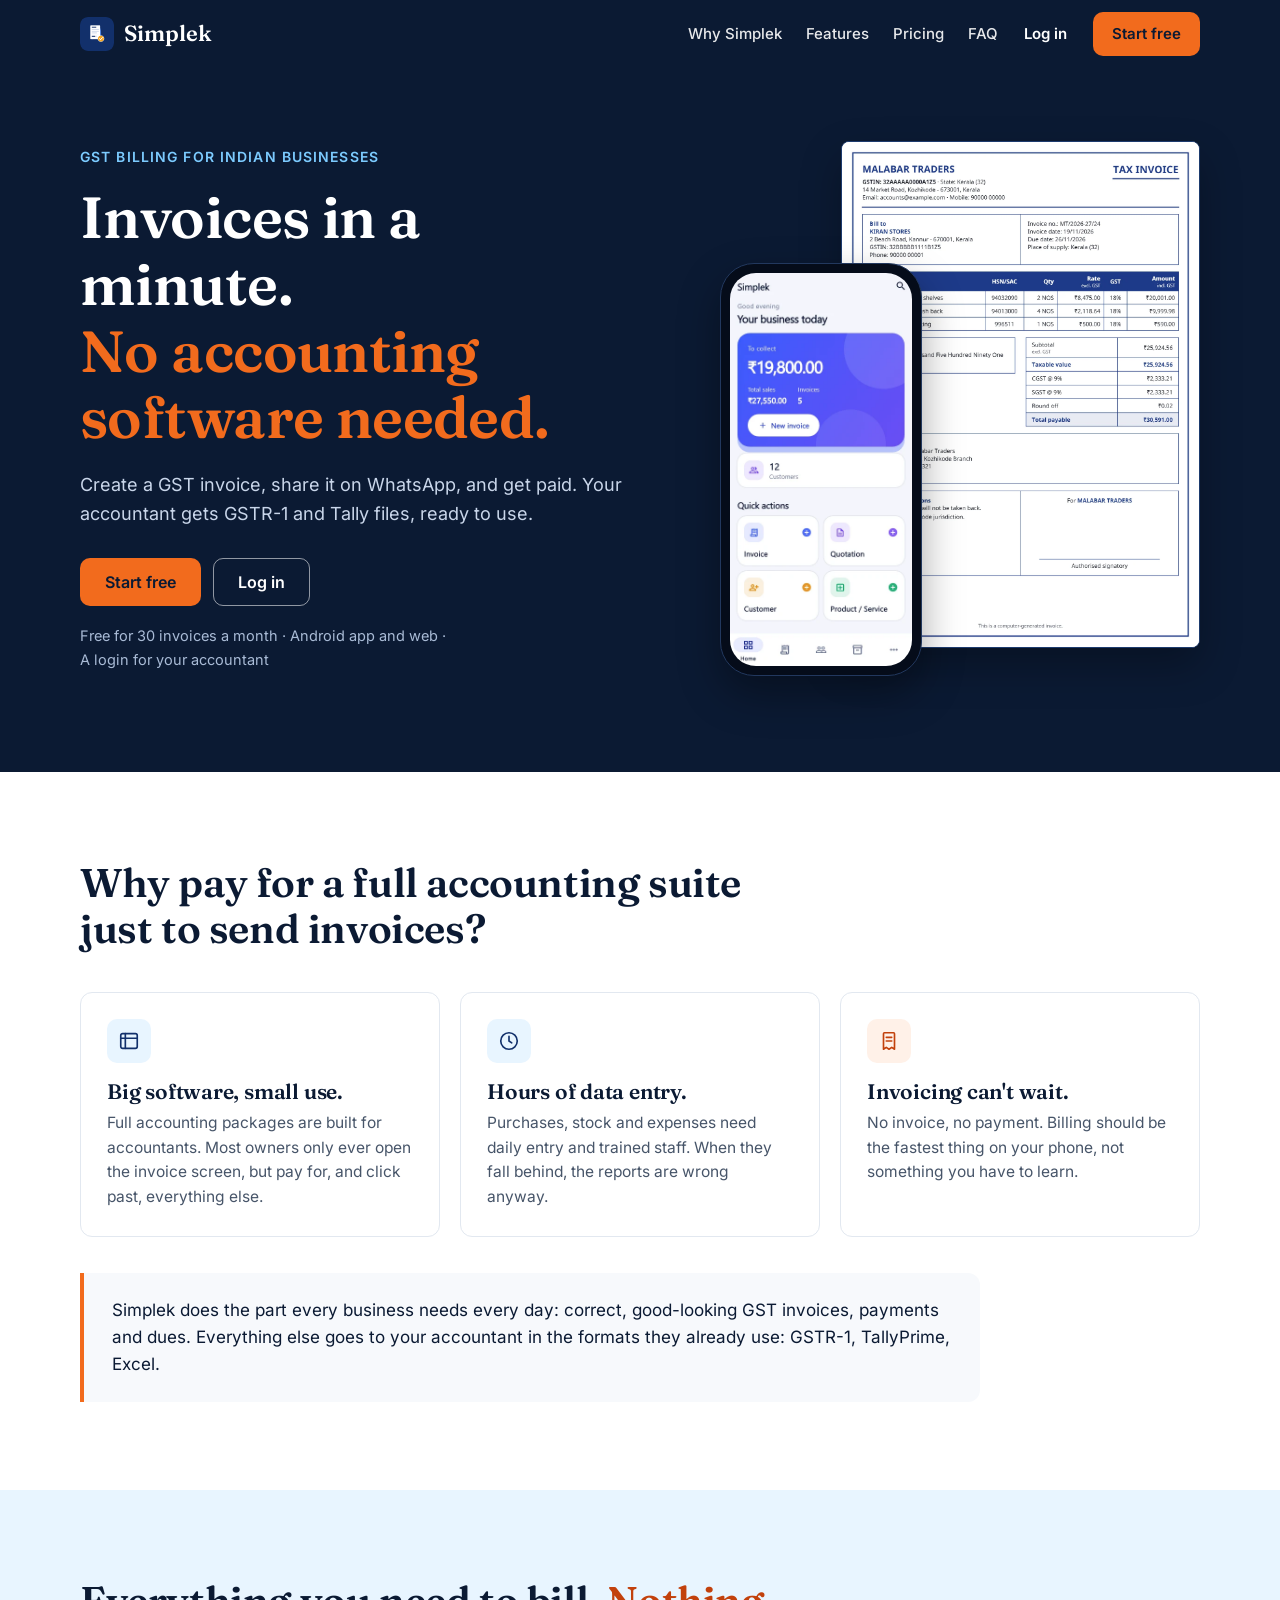
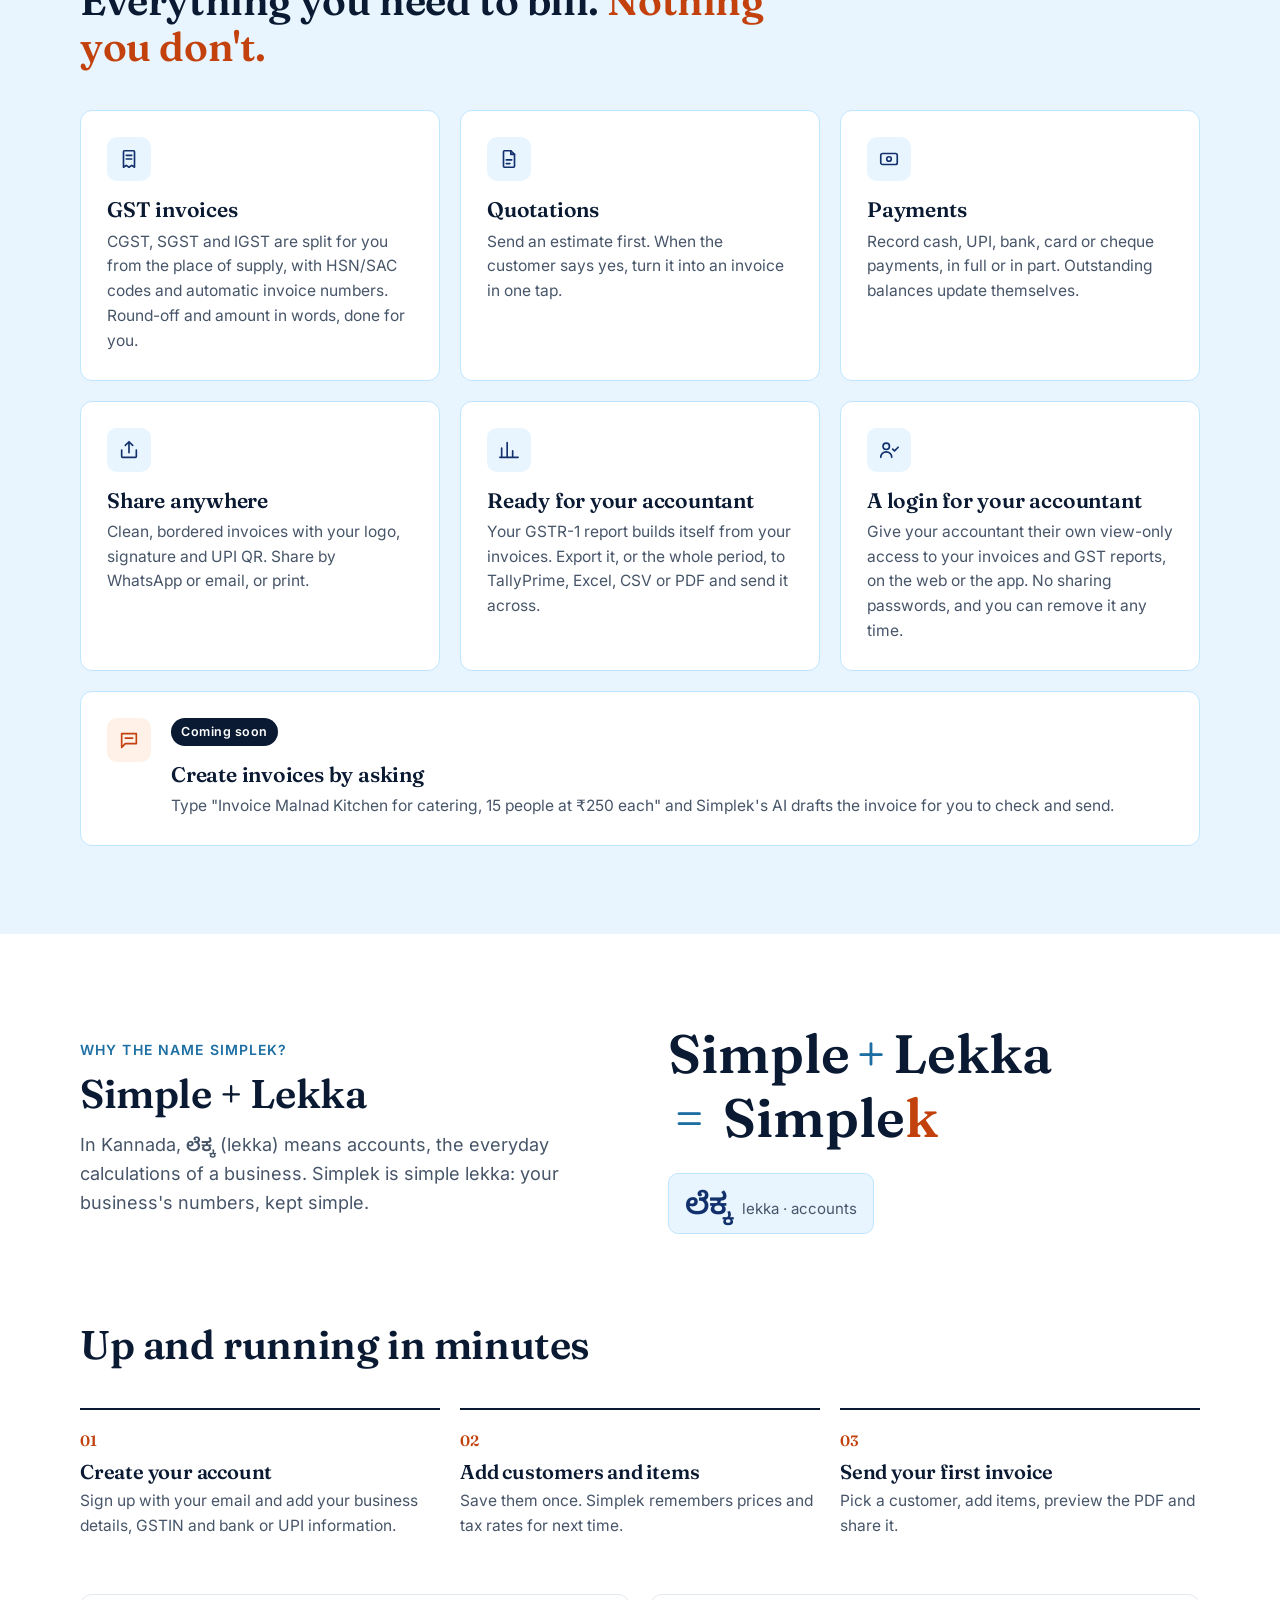
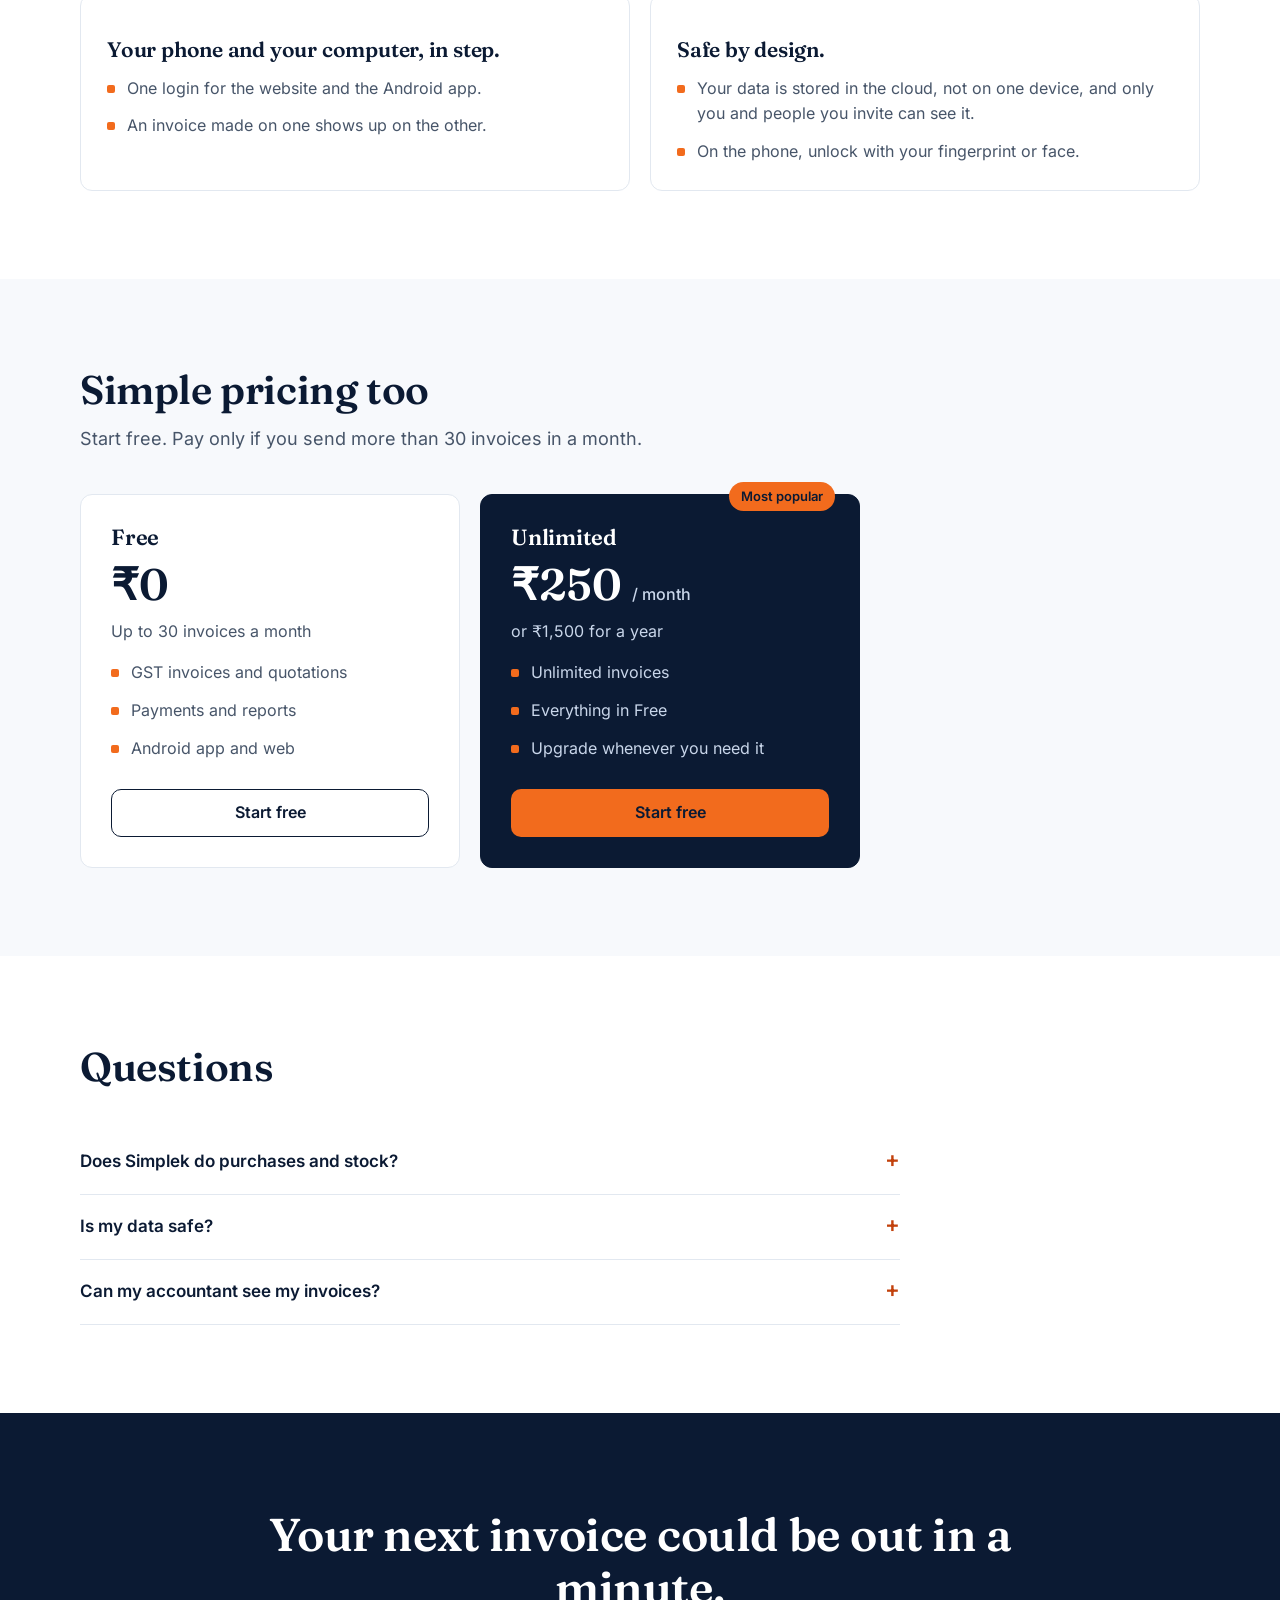
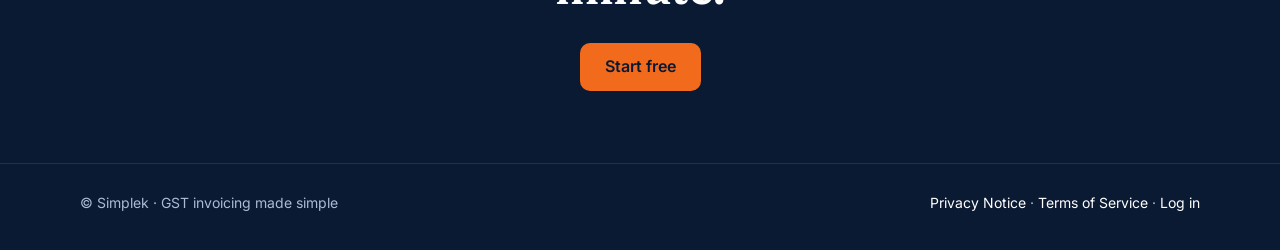
<file: website/index.html>
<!DOCTYPE html>
<html lang="en">
<head>
  <meta charset="UTF-8">
  <meta name="viewport" content="width=device-width, initial-scale=1">
  <title>Simplek: GST invoicing made simple</title>
  <meta name="description" content="Create GST invoices in a minute, share them on WhatsApp and get paid. Free for 30 invoices a month. Android app and web.">
  <meta name="theme-color" content="#0B1A33">
  <link rel="icon" type="image/png" href="icon.png">
  <link rel="preload" href="fonts/inter-latin-400-normal.woff2" as="font" type="font/woff2" crossorigin>
  <link rel="preload" href="fonts/fraunces-latin-600-normal.woff2" as="font" type="font/woff2" crossorigin>
  <style>
    @font-face { font-family: "Inter"; font-weight: 400; font-style: normal; font-display: swap; src: url("fonts/inter-latin-400-normal.woff2") format("woff2"); }
    @font-face { font-family: "Inter"; font-weight: 500; font-style: normal; font-display: swap; src: url("fonts/inter-latin-500-normal.woff2") format("woff2"); }
    @font-face { font-family: "Inter"; font-weight: 600; font-style: normal; font-display: swap; src: url("fonts/inter-latin-600-normal.woff2") format("woff2"); }
    @font-face { font-family: "Fraunces"; font-weight: 500; font-style: normal; font-display: swap; src: url("fonts/fraunces-latin-500-normal.woff2") format("woff2"); }
    @font-face { font-family: "Fraunces"; font-weight: 600; font-style: normal; font-display: swap; src: url("fonts/fraunces-latin-600-normal.woff2") format("woff2"); }
    @font-face { font-family: "Noto Sans Kannada"; font-weight: 600; font-style: normal; font-display: swap; unicode-range: U+0C80-0CFF, U+200C-200D, U+25CC; src: url("fonts/noto-sans-kannada-kannada-600-normal.woff2") format("woff2"); }

    :root {
      --navy: #0B1A33; --navy-2: #12306B;
      --orange: #F26B1D; --orange-text: #C2410C;
      --sky: #7CCBFF; --sky-tint: #E8F5FF; --sky-line: #BFE6FF; --sky-text: #1D6FA3;
      --white: #FFFFFF; --mist: #F7F9FC; --slate: #475569; --line: #E2E8F0;
      --serif: "Fraunces", Georgia, "Times New Roman", serif;
      --sans: "Inter", "Segoe UI", Roboto, system-ui, -apple-system, Arial, sans-serif;
    }
    * { box-sizing: border-box; margin: 0; }
    html { scroll-behavior: smooth; scroll-padding-top: 72px; }
    body { font-family: var(--sans); font-size: 16px; line-height: 1.6; color: var(--navy); background: var(--white); -webkit-font-smoothing: antialiased; }
    img { max-width: 100%; height: auto; display: block; }
    a { color: inherit; text-decoration: none; }
    .wrap { max-width: 1160px; margin: 0 auto; padding: 0 20px; }
    h1, h2, h3 { font-family: var(--serif); font-weight: 600; letter-spacing: -0.01em; line-height: 1.15; }
    h2 { font-size: clamp(28px, 3.4vw, 40px); }
    .lead { font-size: 18px; color: var(--slate); max-width: 640px; }
    .accent { color: var(--orange-text); }
    section { padding: 88px 0; }
    .section-head { max-width: 720px; margin-bottom: 40px; }
    .section-head p { margin-top: 12px; }

    /* Buttons */
    .btn { display: inline-flex; align-items: center; justify-content: center; min-height: 48px; padding: 0 24px; border-radius: 10px; font-weight: 600; font-size: 16px; border: 1.5px solid transparent; white-space: nowrap; transition: background-color .15s ease, border-color .15s ease, color .15s ease; }
    .btn-primary { background: var(--orange); color: var(--navy); }
    .btn-primary:hover { background: #E45F12; }
    .btn-outline { border-color: rgba(255, 255, 255, .55); color: var(--white); }
    .btn-outline:hover { border-color: var(--white); background: rgba(255, 255, 255, .06); }
    .btn-outline-dark { border-color: var(--navy); color: var(--navy); }
    .btn-outline-dark:hover { background: var(--mist); }
    .btn:focus-visible, a:focus-visible, summary:focus-visible { outline: 3px solid var(--sky); outline-offset: 3px; }

    /* Header */
    header { position: sticky; top: 0; z-index: 20; background: var(--navy); color: var(--white); border-bottom: 1px solid transparent; transition: background-color .2s ease, color .2s ease, border-color .2s ease; }
    header.scrolled { background: var(--white); color: var(--navy); border-bottom-color: var(--line); }
    nav { display: flex; align-items: center; gap: 22px; height: 68px; }
    .brand { display: flex; align-items: center; gap: 10px; font-family: var(--serif); font-weight: 600; font-size: 22px; margin-right: auto; }
    .brand img { width: 34px; height: 34px; border-radius: 8px; }
    .menu { display: flex; gap: 24px; font-size: 15px; font-weight: 500; opacity: .9; }
    .menu a:hover { color: var(--orange); }
    header.scrolled .menu a:hover { color: var(--orange-text); }
    .login { font-weight: 600; font-size: 15px; padding: 10px 4px; }
    nav .btn { min-height: 44px; padding: 0 18px; font-size: 15px; }

    /* Hero */
    .hero { background: var(--navy); color: var(--white); padding: 72px 0 96px; overflow: hidden; }
    .hero-grid { display: grid; grid-template-columns: 1.05fr .95fr; gap: 56px; align-items: center; }
    .eyebrow { color: var(--sky); font-weight: 600; font-size: 14px; letter-spacing: .08em; text-transform: uppercase; }
    .hero h1 { font-size: clamp(36px, 5.2vw, 58px); margin: 16px 0 20px; }
    .hero h1 .second { display: block; color: var(--orange); }
    .hero .lead { color: #C9D6EA; }
    .cta-row { display: flex; flex-wrap: wrap; gap: 12px; margin-top: 30px; }
    .assurance { margin-top: 18px; font-size: 14.5px; color: #A9BBD6; }
    .assurance span { white-space: nowrap; }
    .hero-grid > * { min-width: 0; }
    .showcase { position: relative; padding: 0 0 28px 24%; max-width: 480px; justify-self: end; width: 100%; }
    .invoice-card { background: var(--white); border-radius: 8px; border: 1px solid #1D3B6E; box-shadow: 0 18px 40px rgba(0, 0, 0, .28); overflow: hidden; }
    .phone { position: absolute; left: 0; bottom: 0; width: 42%; max-width: 230px; background: #050C1A; border-radius: 34px; padding: 9px; border: 1px solid #22385E; box-shadow: 0 18px 40px rgba(0, 0, 0, .35); }
    .phone img { border-radius: 26px; }

    /* Why pay */
    .why { background: var(--white); }
    .cards { display: grid; grid-template-columns: repeat(3, 1fr); gap: 20px; }
    .card { background: var(--white); border: 1px solid var(--line); border-radius: 12px; padding: 26px; }
    .card h3 { font-size: 21px; margin: 16px 0 8px; }
    .card p { color: var(--slate); font-size: 15.5px; }
    .icon { width: 44px; height: 44px; border-radius: 10px; background: var(--sky-tint); display: grid; place-items: center; color: var(--navy-2); }
    .icon svg { width: 22px; height: 22px; fill: none; stroke: currentColor; stroke-width: 1.8; stroke-linecap: round; stroke-linejoin: round; }
    .icon.warm { background: #FFF1E8; color: var(--orange-text); }
    .closing { margin-top: 36px; padding: 24px 28px; border-left: 4px solid var(--orange); background: var(--mist); border-radius: 0 12px 12px 0; font-size: 17px; max-width: 900px; }

    /* Features */
    .features { background: var(--sky-tint); }
    .features .card { border-color: var(--sky-line); }
    .soon { margin-top: 20px; display: flex; gap: 20px; align-items: flex-start; }
    .badge { display: inline-block; font-size: 12.5px; font-weight: 600; letter-spacing: .04em; padding: 4px 10px; border-radius: 999px; background: var(--navy); color: var(--white); }

    /* Name */
    .name { background: var(--white); }
    .name-grid { display: grid; grid-template-columns: 1fr 1fr; gap: 56px; align-items: center; }
    .equation { font-family: var(--serif); font-weight: 600; font-size: clamp(34px, 4.6vw, 54px); line-height: 1.2; }
    .equation .plus, .equation .eq { color: var(--sky-text); font-weight: 500; padding: 0 .12em; }
    .equation .k { color: var(--orange-text); }
    .kannada { font-family: "Noto Sans Kannada", "Nirmala UI", "Tunga", sans-serif; font-weight: 600; }
    .kannada-chip { display: inline-flex; align-items: baseline; gap: 10px; margin-top: 22px; padding: 10px 16px; border: 1px solid var(--sky-line); border-radius: 10px; background: var(--sky-tint); }
    .kannada-chip .kannada { font-size: 30px; color: var(--navy-2); line-height: 1.3; }
    .kannada-chip span:last-child { color: var(--slate); font-size: 15px; }

    /* How it works and phone & web */
    .how { background: var(--white); padding-top: 0; }
    .steps { display: grid; grid-template-columns: repeat(3, 1fr); gap: 20px; counter-reset: step; }
    .step { border-top: 2px solid var(--navy); padding-top: 18px; }
    .step::before { counter-increment: step; content: "0" counter(step); font-family: var(--serif); font-weight: 600; font-size: 15px; color: var(--orange-text); }
    .step h3 { font-size: 20px; margin: 6px 0 6px; }
    .step p { color: var(--slate); font-size: 15.5px; }
    .devices { margin-top: 56px; display: grid; grid-template-columns: 1fr 1fr; gap: 20px; }
    .ticks { list-style: none; padding: 0; display: grid; gap: 12px; margin-top: 14px; }
    .ticks li { display: flex; gap: 12px; color: var(--slate); }
    .ticks li::before { content: ""; flex: none; width: 8px; height: 8px; margin-top: 9px; border-radius: 2px; background: var(--orange); }

    /* Pricing */
    .pricing { background: var(--mist); }
    .plans { display: grid; grid-template-columns: repeat(2, minmax(0, 380px)); gap: 20px; }
    .plan { background: var(--white); border: 1px solid var(--line); border-radius: 12px; padding: 30px; display: flex; flex-direction: column; gap: 10px; position: relative; }
    .plan h3 { font-size: 22px; }
    .price { font-family: var(--serif); font-weight: 600; font-size: 44px; line-height: 1.1; }
    .price small { font-family: var(--sans); font-size: 16px; font-weight: 500; color: var(--slate); }
    .plan > p { color: var(--slate); }
    .plan .ticks { margin: 6px 0 18px; }
    .plan .btn { margin-top: auto; }
    .plan.featured { background: var(--navy); border-color: var(--navy); color: var(--white); }
    .plan.featured .price small, .plan.featured > p, .plan.featured .ticks li { color: #C9D6EA; }
    .popular { position: absolute; top: -13px; right: 24px; background: var(--orange); color: var(--navy); font-size: 13px; font-weight: 600; padding: 4px 12px; border-radius: 999px; }

    /* FAQ */
    .faq { background: var(--white); }
    .faq details { border-bottom: 1px solid var(--line); padding: 18px 0; max-width: 820px; }
    .faq summary { cursor: pointer; list-style: none; font-weight: 600; font-size: 17px; display: flex; justify-content: space-between; gap: 16px; min-height: 28px; }
    .faq summary::-webkit-details-marker { display: none; }
    .faq summary::after { content: "+"; color: var(--orange-text); font-size: 22px; line-height: 1; }
    .faq details[open] summary::after { content: "\2212"; }
    .faq details p { margin-top: 10px; color: var(--slate); }

    /* Final CTA and footer */
    .final { background: var(--navy); color: var(--white); text-align: center; padding: 96px 0 72px; }
    .final h2 { font-size: clamp(30px, 4vw, 46px); max-width: 760px; margin: 0 auto 28px; }
    footer { background: var(--navy); color: #A9BBD6; border-top: 1px solid #1D3157; font-size: 14px; }
    footer .wrap { display: flex; flex-wrap: wrap; justify-content: space-between; gap: 12px; padding-top: 28px; padding-bottom: 36px; }
    footer a { color: var(--white); }

    /* Motion */
    .reveal { opacity: 0; transform: translateY(14px); transition: opacity .5s ease, transform .5s ease; }
    .reveal.shown { opacity: 1; transform: none; }
    @media (prefers-reduced-motion: reduce) {
      html { scroll-behavior: auto; }
      .reveal { opacity: 1; transform: none; transition: none; }
      header, .btn { transition: none; }
    }

    /* Layout */
    @media (max-width: 960px) {
      .hero-grid, .name-grid { grid-template-columns: 1fr; gap: 40px; }
      .showcase { justify-self: center; max-width: 480px; }
      .cards, .steps, .devices { grid-template-columns: 1fr 1fr; }
      .menu { display: none; }
    }
    @media (max-width: 640px) {
      section { padding: 64px 0; }
      .hero { padding: 40px 0 64px; }
      .cards, .steps, .devices, .plans { grid-template-columns: 1fr; }
      .cta-row .btn { flex: 1 1 100%; }
      .soon { flex-direction: column; }
      .closing { padding: 20px; }
    }
    @media (max-width: 400px) {
      nav { gap: 12px; }
      .brand { font-size: 20px; }
      nav .btn { padding: 0 14px; }
    }
  </style>
</head>
<body>
  <header id="top-bar">
    <nav class="wrap" aria-label="Main">
      <a class="brand" href="#top"><img src="icon.png" alt="" width="34" height="34">Simplek</a>
      <div class="menu">
        <a href="#why">Why Simplek</a>
        <a href="#features">Features</a>
        <a href="#pricing">Pricing</a>
        <a href="#faq">FAQ</a>
      </div>
      <a class="login" href="app/">Log in</a>
      <a class="btn btn-primary" href="app/?signup=1">Start free</a>
    </nav>
  </header>

  <main id="top">
    <section class="hero">
      <div class="wrap hero-grid">
        <div>
          <p class="eyebrow">GST billing for Indian businesses</p>
          <h1>Invoices in a minute. <span class="second">No accounting software needed.</span></h1>
          <p class="lead">Create a GST invoice, share it on WhatsApp, and get paid. Your accountant gets GSTR-1 and Tally files, ready to use.</p>
          <div class="cta-row">
            <a class="btn btn-primary" href="app/?signup=1">Start free</a>
            <a class="btn btn-outline" href="app/">Log in</a>
          </div>
          <p class="assurance"><span>Free for 30 invoices a month</span> · <span>Android app and web</span> · <span>A login for your accountant</span></p>
        </div>
        <div class="showcase" aria-label="The Simplek app and an invoice made with it">
          <div class="invoice-card">
            <picture>
              <source srcset="invoice-sample.webp" type="image/webp">
              <img src="invoice-sample.png" width="1100" height="1556" alt="A sample tax invoice made in Simplek, with GST, round off and amount in words">
            </picture>
          </div>
          <div class="phone">
            <picture>
              <source srcset="app-home.webp" type="image/webp">
              <img src="app-home.png" width="390" height="844" alt="The Simplek app home screen showing money to collect and quick actions">
            </picture>
          </div>
        </div>
      </div>
    </section>

    <section class="why" id="why">
      <div class="wrap">
        <div class="section-head reveal">
          <h2>Why pay for a full accounting suite just to send invoices?</h2>
        </div>
        <div class="cards">
          <div class="card reveal">
            <div class="icon"><svg viewBox="0 0 24 24" aria-hidden="true"><rect x="3" y="4" width="18" height="16" rx="2"/><path d="M3 9h18M8 4v16"/></svg></div>
            <h3>Big software, small use.</h3>
            <p>Full accounting packages are built for accountants. Most owners only ever open the invoice screen, but pay for, and click past, everything else.</p>
          </div>
          <div class="card reveal">
            <div class="icon"><svg viewBox="0 0 24 24" aria-hidden="true"><circle cx="12" cy="12" r="9"/><path d="M12 7v5l3 2"/></svg></div>
            <h3>Hours of data entry.</h3>
            <p>Purchases, stock and expenses need daily entry and trained staff. When they fall behind, the reports are wrong anyway.</p>
          </div>
          <div class="card reveal">
            <div class="icon warm"><svg viewBox="0 0 24 24" aria-hidden="true"><path d="M7 3h10a1 1 0 0 1 1 1v17l-3-2-3 2-3-2-3 2V4a1 1 0 0 1 1-1z"/><path d="M9 8h6M9 12h6"/></svg></div>
            <h3>Invoicing can't wait.</h3>
            <p>No invoice, no payment. Billing should be the fastest thing on your phone, not something you have to learn.</p>
          </div>
        </div>
        <p class="closing reveal">Simplek does the part every business needs every day: correct, good-looking GST invoices, payments and dues. Everything else goes to your accountant in the formats they already use: GSTR-1, TallyPrime, Excel.</p>
      </div>
    </section>

    <section class="features" id="features">
      <div class="wrap">
        <div class="section-head reveal">
          <h2>Everything you need to bill. <span class="accent">Nothing you don't.</span></h2>
        </div>
        <div class="cards">
          <div class="card reveal">
            <div class="icon"><svg viewBox="0 0 24 24" aria-hidden="true"><path d="M7 3h10a1 1 0 0 1 1 1v17l-3-2-3 2-3-2-3 2V4a1 1 0 0 1 1-1z"/><path d="M9 8h6M9 12h6"/></svg></div>
            <h3>GST invoices</h3>
            <p>CGST, SGST and IGST are split for you from the place of supply, with HSN/SAC codes and automatic invoice numbers. Round-off and amount in words, done for you.</p>
          </div>
          <div class="card reveal">
            <div class="icon"><svg viewBox="0 0 24 24" aria-hidden="true"><path d="M14 3H7a1 1 0 0 0-1 1v16a1 1 0 0 0 1 1h10a1 1 0 0 0 1-1V7z"/><path d="M14 3v4h4M9 13h6M9 17h4"/></svg></div>
            <h3>Quotations</h3>
            <p>Send an estimate first. When the customer says yes, turn it into an invoice in one tap.</p>
          </div>
          <div class="card reveal">
            <div class="icon"><svg viewBox="0 0 24 24" aria-hidden="true"><rect x="3" y="6" width="18" height="12" rx="2"/><circle cx="12" cy="12" r="2.5"/></svg></div>
            <h3>Payments</h3>
            <p>Record cash, UPI, bank, card or cheque payments, in full or in part. Outstanding balances update themselves.</p>
          </div>
          <div class="card reveal">
            <div class="icon"><svg viewBox="0 0 24 24" aria-hidden="true"><path d="M4 12v7a1 1 0 0 0 1 1h14a1 1 0 0 0 1-1v-7"/><path d="M12 3v12M8 7l4-4 4 4"/></svg></div>
            <h3>Share anywhere</h3>
            <p>Clean, bordered invoices with your logo, signature and UPI QR. Share by WhatsApp or email, or print.</p>
          </div>
          <div class="card reveal">
            <div class="icon"><svg viewBox="0 0 24 24" aria-hidden="true"><path d="M4 20V10M10 20V4M16 20v-7M22 20H2"/></svg></div>
            <h3>Ready for your accountant</h3>
            <p>Your GSTR-1 report builds itself from your invoices. Export it, or the whole period, to TallyPrime, Excel, CSV or PDF and send it across.</p>
          </div>
          <div class="card reveal">
            <div class="icon"><svg viewBox="0 0 24 24" aria-hidden="true"><circle cx="9" cy="8" r="3.5"/><path d="M3 20c0-3.3 2.7-6 6-6s6 2.7 6 6"/><path d="M16 11l2 2 4-4"/></svg></div>
            <h3>A login for your accountant</h3>
            <p>Give your accountant their own view-only access to your invoices and GST reports, on the web or the app. No sharing passwords, and you can remove it any time.</p>
          </div>
        </div>
        <div class="card soon reveal">
          <div class="icon warm"><svg viewBox="0 0 24 24" aria-hidden="true"><path d="M4 5h16v11H8l-4 4z"/><path d="M8 10h8"/></svg></div>
          <div>
            <span class="badge">Coming soon</span>
            <h3>Create invoices by asking</h3>
            <p>Type "Invoice Malnad Kitchen for catering, 15 people at ₹250 each" and Simplek's AI drafts the invoice for you to check and send.</p>
          </div>
        </div>
      </div>
    </section>

    <section class="name" id="name">
      <div class="wrap name-grid">
        <div class="reveal">
          <p class="eyebrow" style="color: var(--sky-text)">Why the name Simplek?</p>
          <h2 style="margin-top: 10px">Simple + Lekka</h2>
          <p class="lead" style="margin-top: 14px">In Kannada, <span class="kannada" lang="kn">ಲೆಕ್ಕ</span> (lekka) means accounts, the everyday calculations of a business. Simplek is simple lekka: your business's numbers, kept simple.</p>
        </div>
        <div class="reveal">
          <p class="equation" aria-label="Simple plus Lekka equals Simplek">Simple<span class="plus">+</span>Lekka<br><span class="eq">=</span> Simple<span class="k">k</span></p>
          <p class="kannada-chip"><span class="kannada" lang="kn">ಲೆಕ್ಕ</span><span>lekka · accounts</span></p>
        </div>
      </div>
    </section>

    <section class="how" id="how">
      <div class="wrap">
        <div class="section-head reveal">
          <h2>Up and running in minutes</h2>
        </div>
        <div class="steps">
          <div class="step reveal"><h3>Create your account</h3><p>Sign up with your email and add your business details, GSTIN and bank or UPI information.</p></div>
          <div class="step reveal"><h3>Add customers and items</h3><p>Save them once. Simplek remembers prices and tax rates for next time.</p></div>
          <div class="step reveal"><h3>Send your first invoice</h3><p>Pick a customer, add items, preview the PDF and share it.</p></div>
        </div>
        <div class="devices" id="everywhere">
          <div class="card reveal">
            <h3>Your phone and your computer, in step.</h3>
            <ul class="ticks">
              <li>One login for the website and the Android app.</li>
              <li>An invoice made on one shows up on the other.</li>
            </ul>
          </div>
          <div class="card reveal">
            <h3>Safe by design.</h3>
            <ul class="ticks">
              <li>Your data is stored in the cloud, not on one device, and only you and people you invite can see it.</li>
              <li>On the phone, unlock with your fingerprint or face.</li>
            </ul>
          </div>
        </div>
      </div>
    </section>

    <section class="pricing" id="pricing">
      <div class="wrap">
        <div class="section-head reveal">
          <h2>Simple pricing too</h2>
          <p class="lead">Start free. Pay only if you send more than 30 invoices in a month.</p>
        </div>
        <div class="plans">
          <div class="plan reveal">
            <h3>Free</h3>
            <div class="price">₹0</div>
            <p>Up to 30 invoices a month</p>
            <ul class="ticks">
              <li>GST invoices and quotations</li>
              <li>Payments and reports</li>
              <li>Android app and web</li>
            </ul>
            <a class="btn btn-outline-dark" href="app/?signup=1">Start free</a>
          </div>
          <div class="plan featured reveal">
            <span class="popular">Most popular</span>
            <h3>Unlimited</h3>
            <div class="price">₹250 <small>/ month</small></div>
            <p>or ₹1,500 for a year</p>
            <ul class="ticks">
              <li>Unlimited invoices</li>
              <li>Everything in Free</li>
              <li>Upgrade whenever you need it</li>
            </ul>
            <a class="btn btn-primary" href="app/?signup=1">Start free</a>
          </div>
        </div>
      </div>
    </section>

    <section class="faq" id="faq">
      <div class="wrap">
        <div class="section-head reveal">
          <h2>Questions</h2>
        </div>
        <details class="reveal">
          <summary>Does Simplek do purchases and stock?</summary>
          <p>Simplek focuses on invoices, quotations and payments. Your accountant can take everything into TallyPrime in one export.</p>
        </details>
        <details class="reveal">
          <summary>Is my data safe?</summary>
          <p>Your data is stored in the cloud, not on one phone. Only you and the people you invite can see it.</p>
        </details>
        <details class="reveal">
          <summary>Can my accountant see my invoices?</summary>
          <p>Yes. Give them their own view-only login and remove it any time.</p>
        </details>
      </div>
    </section>

    <section class="final">
      <div class="wrap reveal">
        <h2>Your next invoice could be out in a minute.</h2>
        <a class="btn btn-primary" href="app/?signup=1">Start free</a>
      </div>
    </section>
  </main>

  <footer>
    <div class="wrap">
      <span>© Simplek · GST invoicing made simple</span>
      <span><a href="privacy">Privacy Notice</a> · <a href="terms">Terms of Service</a> · <a href="app/">Log in</a></span>
    </div>
  </footer>

  <script>
    (function () {
      var bar = document.getElementById('top-bar');
      var hero = document.querySelector('.hero');
      function onScroll() {
        var heroBottom = hero.getBoundingClientRect().bottom;
        bar.classList.toggle('scrolled', heroBottom <= bar.offsetHeight);
      }
      window.addEventListener('scroll', onScroll, { passive: true });
      onScroll();

      var items = document.querySelectorAll('.reveal');
      var reduce = window.matchMedia('(prefers-reduced-motion: reduce)').matches;
      if (reduce || !('IntersectionObserver' in window)) {
        items.forEach(function (el) { el.classList.add('shown'); });
        return;
      }
      var observer = new IntersectionObserver(function (entries) {
        entries.forEach(function (entry) {
          if (entry.isIntersecting) {
            entry.target.classList.add('shown');
            observer.unobserve(entry.target);
          }
        });
      }, { rootMargin: '0px 0px -40px 0px' });
      items.forEach(function (el) { observer.observe(el); });
    })();
  </script>
</body>
</html>
</file>
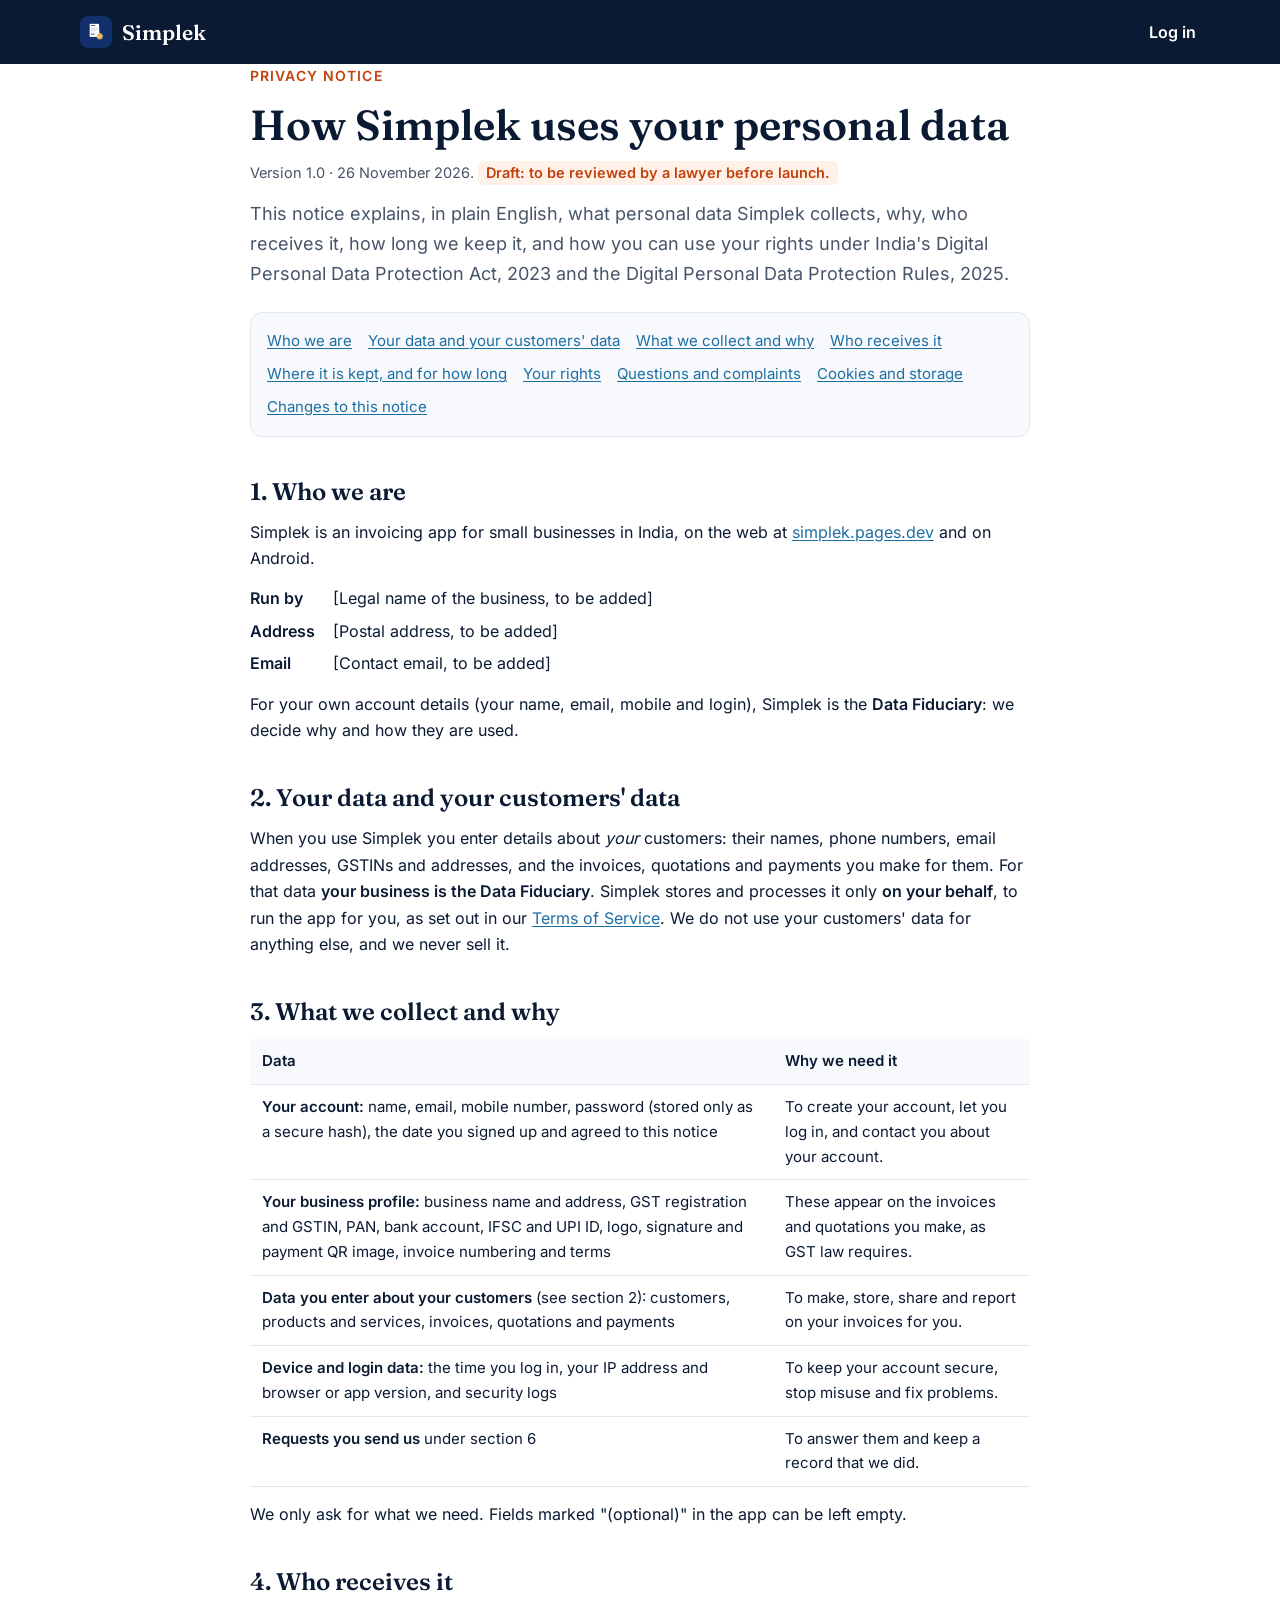
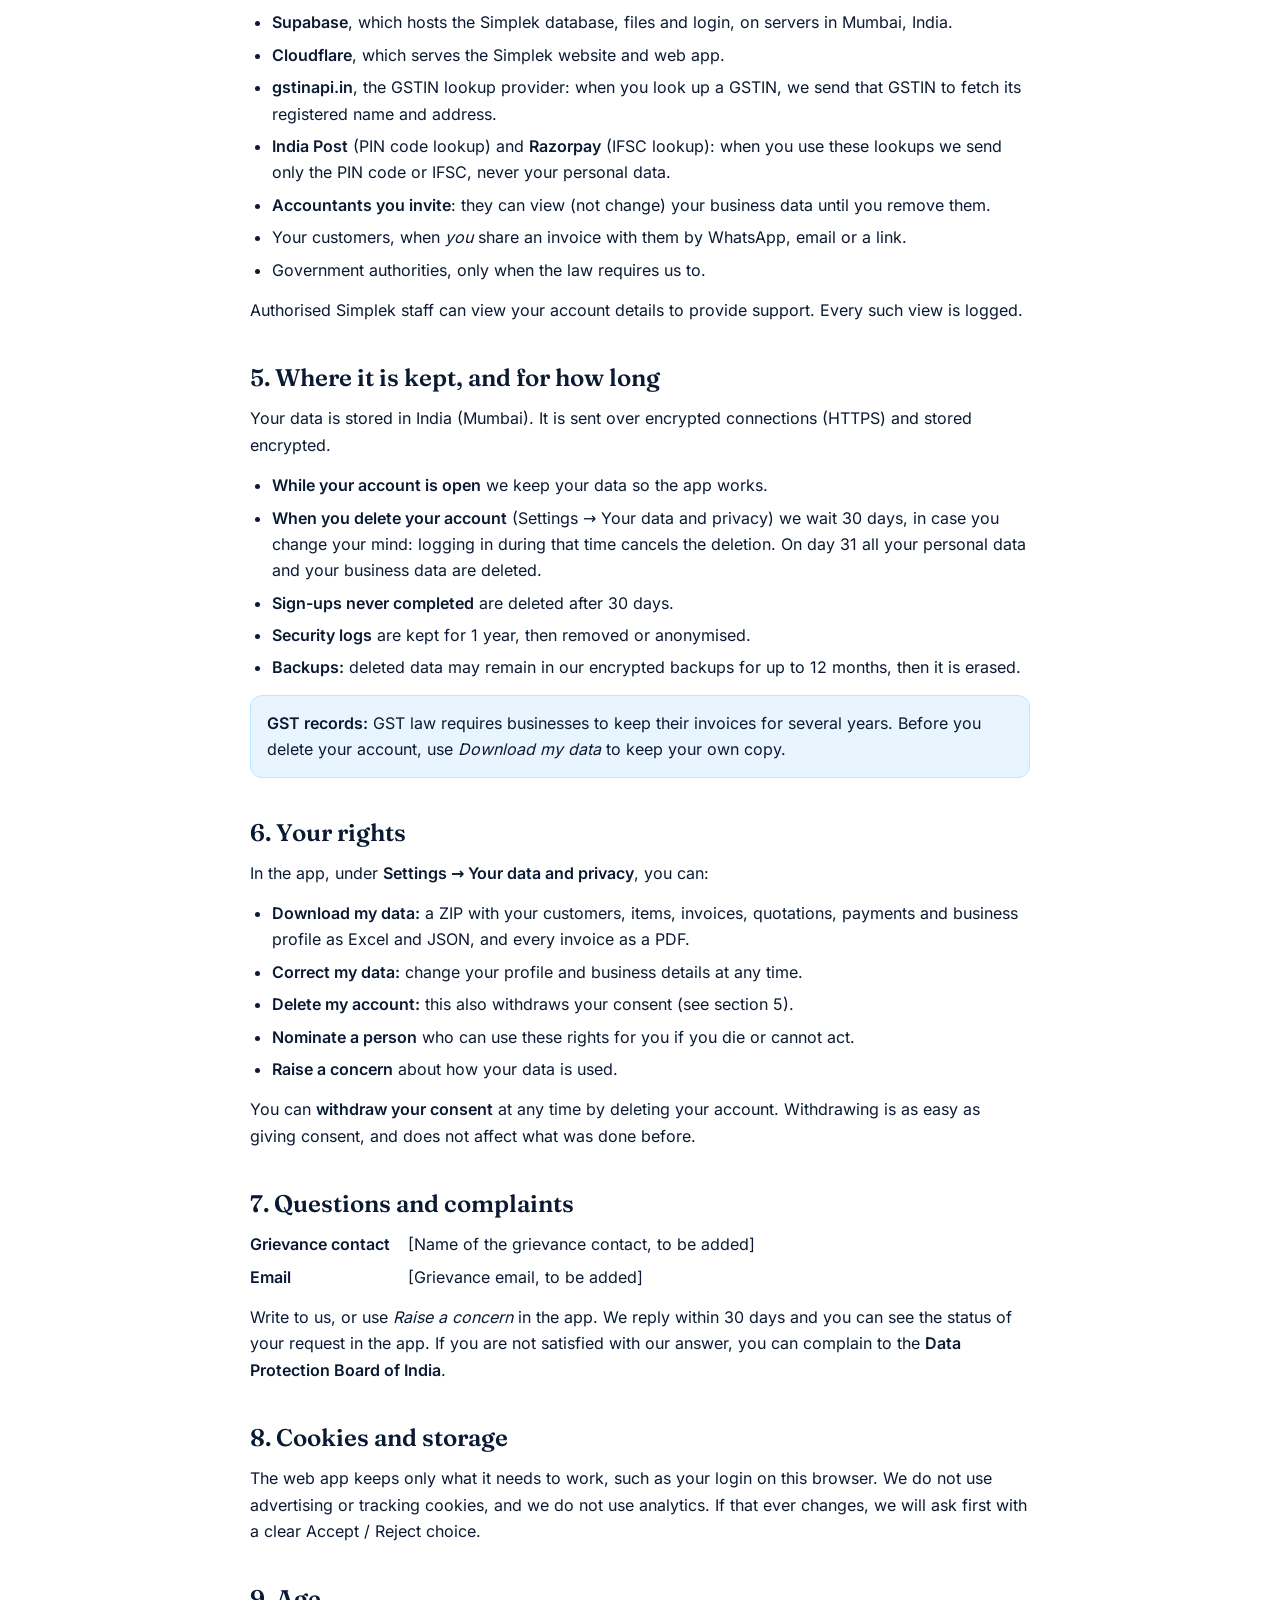
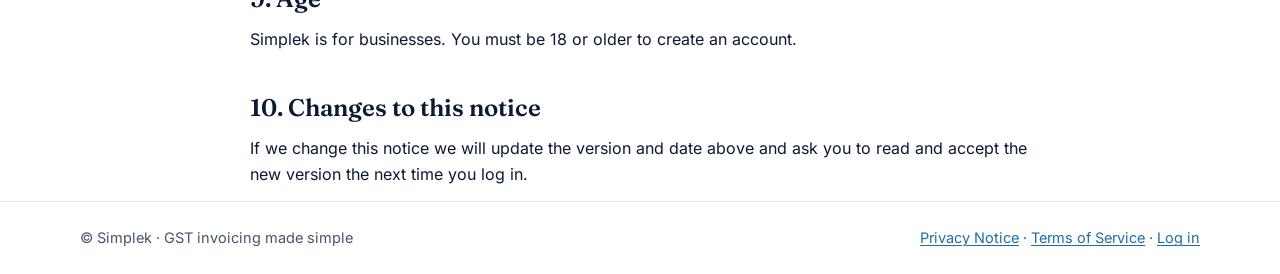
<file: website/privacy.html>
<!DOCTYPE html>
<html lang="en">
<head>
  <meta charset="UTF-8">
  <meta name="viewport" content="width=device-width, initial-scale=1">
  <title>Privacy Notice · Simplek</title>
  <meta name="description" content="How Simplek collects, uses and protects personal data, and how to use your rights under India's Digital Personal Data Protection Act, 2023.">
  <meta name="theme-color" content="#0B1A33">
  <link rel="icon" type="image/png" href="icon.png">
  <link rel="stylesheet" href="legal.css">
</head>
<body>
  <header>
    <div class="wrap">
      <a class="brand" href="./"><img src="icon.png" alt="" width="32" height="32">Simplek</a>
      <a class="login" href="app/">Log in</a>
    </div>
  </header>

  <main class="wrap">
    <p class="eyebrow">Privacy Notice</p>
    <h1>How Simplek uses your personal data</h1>
    <p class="meta">Version 1.0 · 26 November 2026. <span class="draft">Draft: to be reviewed by a lawyer before launch.</span></p>

    <p class="lead">This notice explains, in plain English, what personal data Simplek collects, why, who
      receives it, how long we keep it, and how you can use your rights under India's Digital Personal
      Data Protection Act, 2023 and the Digital Personal Data Protection Rules, 2025.</p>

    <nav class="toc" aria-label="On this page">
      <a href="#who">Who we are</a>
      <a href="#roles">Your data and your customers' data</a>
      <a href="#collect">What we collect and why</a>
      <a href="#share">Who receives it</a>
      <a href="#where">Where it is kept, and for how long</a>
      <a href="#rights">Your rights</a>
      <a href="#complain">Questions and complaints</a>
      <a href="#storage">Cookies and storage</a>
      <a href="#changes">Changes to this notice</a>
    </nav>

    <h2 id="who">1. Who we are</h2>
    <p>Simplek is an invoicing app for small businesses in India, on the web at
      <a href="https://simplek.pages.dev">simplek.pages.dev</a> and on Android.</p>
    <dl>
      <dt>Run by</dt><dd>[Legal name of the business, to be added]</dd>
      <dt>Address</dt><dd>[Postal address, to be added]</dd>
      <dt>Email</dt><dd>[Contact email, to be added]</dd>
    </dl>
    <p>For your own account details (your name, email, mobile and login), Simplek is the
      <strong>Data Fiduciary</strong>: we decide why and how they are used.</p>

    <h2 id="roles">2. Your data and your customers' data</h2>
    <p>When you use Simplek you enter details about <em>your</em> customers: their names, phone numbers,
      email addresses, GSTINs and addresses, and the invoices, quotations and payments you make for
      them. For that data <strong>your business is the Data Fiduciary</strong>. Simplek stores and
      processes it only <strong>on your behalf</strong>, to run the app for you, as set out in our
      <a href="terms">Terms of Service</a>. We do not use your customers' data for anything else, and
      we never sell it.</p>

    <h2 id="collect">3. What we collect and why</h2>
    <table>
      <thead><tr><th>Data</th><th>Why we need it</th></tr></thead>
      <tbody>
        <tr><td><strong>Your account:</strong> name, email, mobile number, password (stored only as a
          secure hash), the date you signed up and agreed to this notice</td>
          <td>To create your account, let you log in, and contact you about your account.</td></tr>
        <tr><td><strong>Your business profile:</strong> business name and address, GST registration and
          GSTIN, PAN, bank account, IFSC and UPI ID, logo, signature and payment QR image, invoice
          numbering and terms</td>
          <td>These appear on the invoices and quotations you make, as GST law requires.</td></tr>
        <tr><td><strong>Data you enter about your customers</strong> (see section 2): customers,
          products and services, invoices, quotations and payments</td>
          <td>To make, store, share and report on your invoices for you.</td></tr>
        <tr><td><strong>Device and login data:</strong> the time you log in, your IP address and
          browser or app version, and security logs</td>
          <td>To keep your account secure, stop misuse and fix problems.</td></tr>
        <tr><td><strong>Requests you send us</strong> under section 6</td>
          <td>To answer them and keep a record that we did.</td></tr>
      </tbody>
    </table>
    <p>We only ask for what we need. Fields marked "(optional)" in the app can be left empty.</p>

    <h2 id="share">4. Who receives it</h2>
    <ul>
      <li><strong>Supabase</strong>, which hosts the Simplek database, files and login, on servers in
        Mumbai, India.</li>
      <li><strong>Cloudflare</strong>, which serves the Simplek website and web app.</li>
      <li><strong>gstinapi.in</strong>, the GSTIN lookup provider: when you look up a GSTIN, we send
        that GSTIN to fetch its registered name and address.</li>
      <li><strong>India Post</strong> (PIN code lookup) and <strong>Razorpay</strong> (IFSC lookup):
        when you use these lookups we send only the PIN code or IFSC, never your personal data.</li>
      <li><strong>Accountants you invite</strong>: they can view (not change) your business data
        until you remove them.</li>
      <li>Your customers, when <em>you</em> share an invoice with them by WhatsApp, email or a link.</li>
      <li>Government authorities, only when the law requires us to.</li>
    </ul>
    <p>Authorised Simplek staff can view your account details to provide support. Every such
      view is logged.</p>

    <h2 id="where">5. Where it is kept, and for how long</h2>
    <p>Your data is stored in India (Mumbai). It is sent over encrypted connections (HTTPS) and
      stored encrypted.</p>
    <ul>
      <li><strong>While your account is open</strong> we keep your data so the app works.</li>
      <li><strong>When you delete your account</strong> (Settings → Your data and privacy) we wait
        30 days, in case you change your mind: logging in during that time cancels the deletion. On
        day 31 all your personal data and your business data are deleted.</li>
      <li><strong>Sign-ups never completed</strong> are deleted after 30 days.</li>
      <li><strong>Security logs</strong> are kept for 1 year, then removed or anonymised.</li>
      <li><strong>Backups:</strong> deleted data may remain in our encrypted backups for up to
        12 months, then it is erased.</li>
    </ul>
    <p class="note"><strong>GST records:</strong> GST law requires businesses to keep their invoices
      for several years. Before you delete your account, use <em>Download my data</em> to keep your
      own copy.</p>

    <h2 id="rights">6. Your rights</h2>
    <p>In the app, under <strong>Settings → Your data and privacy</strong>, you can:</p>
    <ul>
      <li><strong>Download my data:</strong> a ZIP with your customers, items, invoices, quotations,
        payments and business profile as Excel and JSON, and every invoice as a PDF.</li>
      <li><strong>Correct my data:</strong> change your profile and business details at any time.</li>
      <li><strong>Delete my account:</strong> this also withdraws your consent (see section 5).</li>
      <li><strong>Nominate a person</strong> who can use these rights for you if you die or cannot act.</li>
      <li><strong>Raise a concern</strong> about how your data is used.</li>
    </ul>
    <p>You can <strong>withdraw your consent</strong> at any time by deleting your account. Withdrawing
      is as easy as giving consent, and does not affect what was done before.</p>

    <h2 id="complain">7. Questions and complaints</h2>
    <dl>
      <dt>Grievance contact</dt><dd>[Name of the grievance contact, to be added]</dd>
      <dt>Email</dt><dd>[Grievance email, to be added]</dd>
    </dl>
    <p>Write to us, or use <em>Raise a concern</em> in the app. We reply within 30 days and you can see
      the status of your request in the app. If you are not satisfied with our answer, you can
      complain to the <strong>Data Protection Board of India</strong>.</p>

    <h2 id="storage">8. Cookies and storage</h2>
    <p>The web app keeps only what it needs to work, such as your login on this browser. We do not
      use advertising or tracking cookies, and we do not use analytics. If that ever changes, we will
      ask first with a clear Accept / Reject choice.</p>

    <h2>9. Age</h2>
    <p>Simplek is for businesses. You must be 18 or older to create an account.</p>

    <h2 id="changes">10. Changes to this notice</h2>
    <p>If we change this notice we will update the version and date above and ask you to read and
      accept the new version the next time you log in.</p>
  </main>

  <footer>
    <div class="wrap">
      <span>© Simplek · GST invoicing made simple</span>
      <span><a href="privacy">Privacy Notice</a> · <a href="terms">Terms of Service</a> · <a href="app/">Log in</a></span>
    </div>
  </footer>
</body>
</html>
</file>
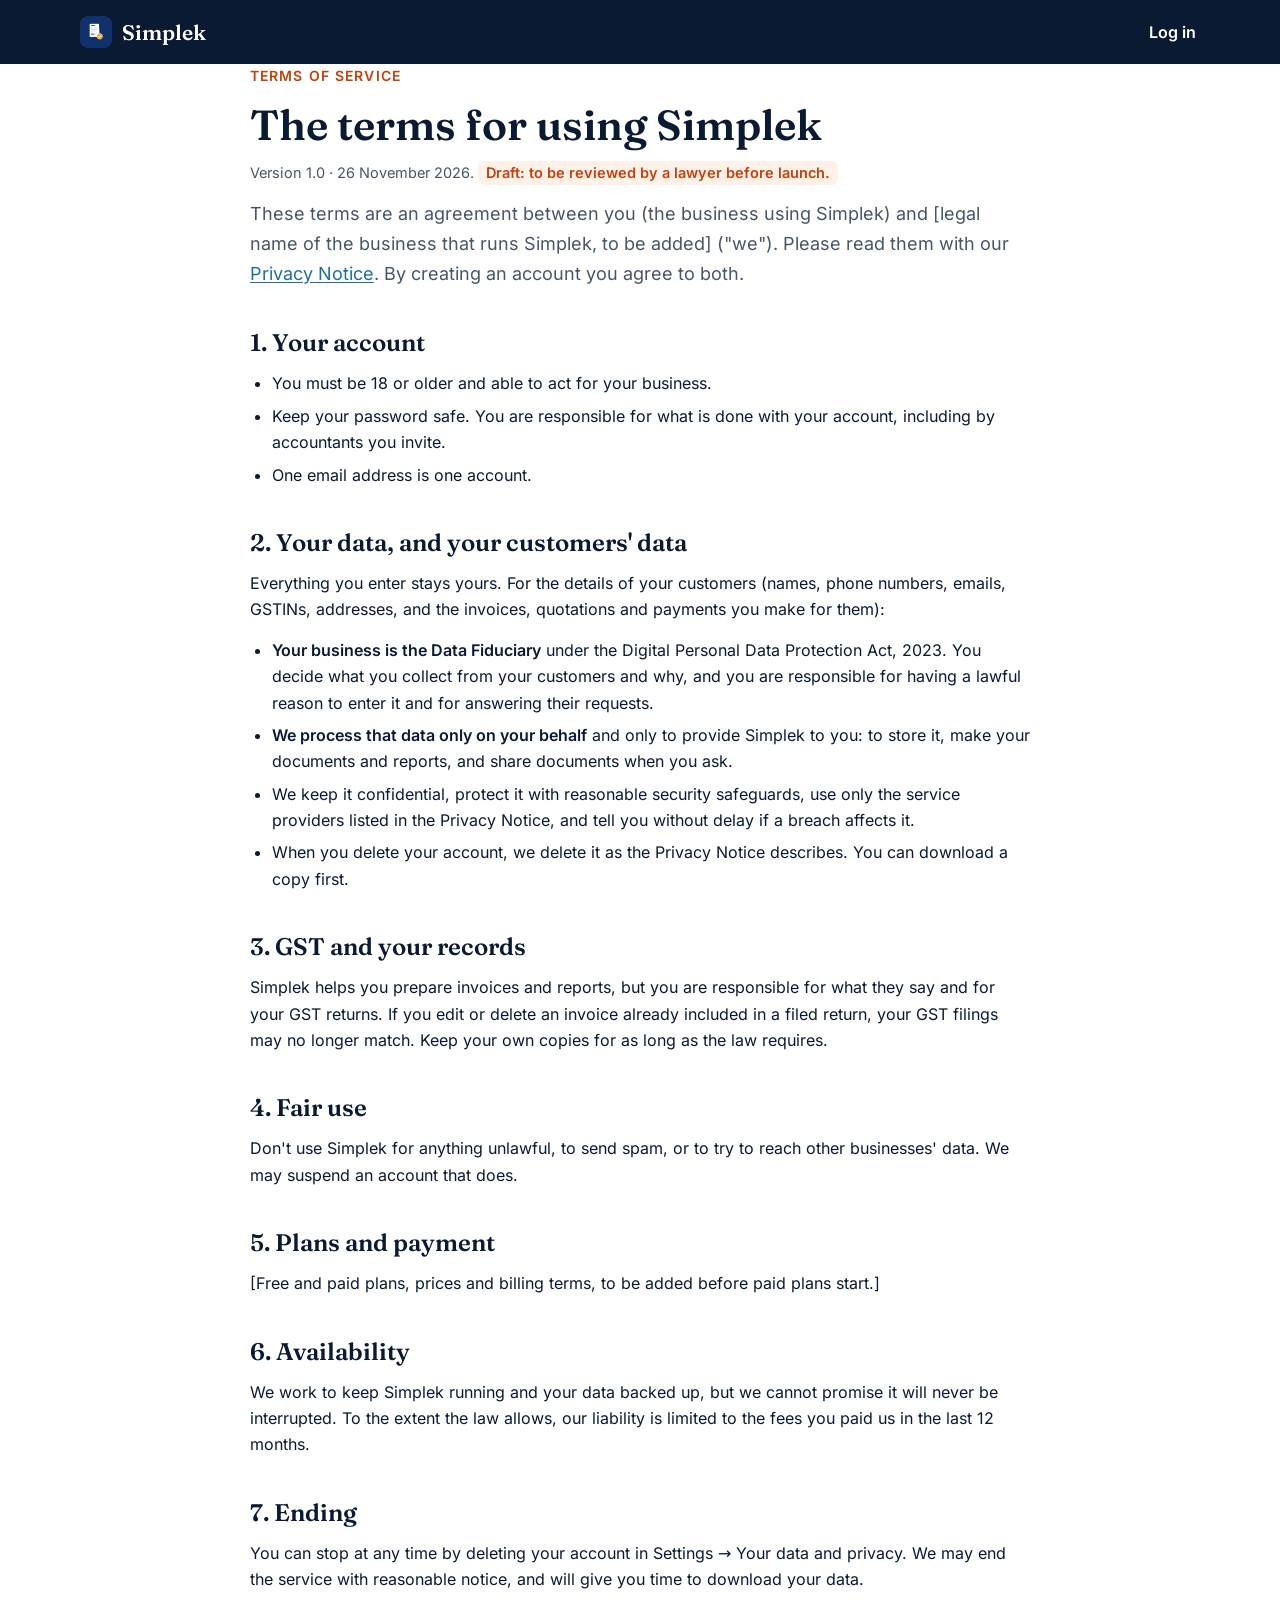
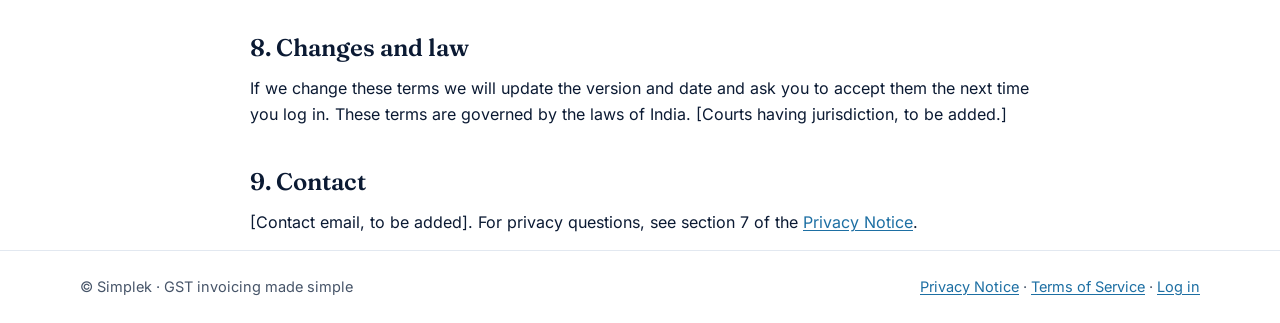
<file: website/terms.html>
<!DOCTYPE html>
<html lang="en">
<head>
  <meta charset="UTF-8">
  <meta name="viewport" content="width=device-width, initial-scale=1">
  <title>Terms of Service · Simplek</title>
  <meta name="description" content="The terms for using Simplek, including how Simplek processes your customers' data on your behalf.">
  <meta name="theme-color" content="#0B1A33">
  <link rel="icon" type="image/png" href="icon.png">
  <link rel="stylesheet" href="legal.css">
</head>
<body>
  <header>
    <div class="wrap">
      <a class="brand" href="./"><img src="icon.png" alt="" width="32" height="32">Simplek</a>
      <a class="login" href="app/">Log in</a>
    </div>
  </header>

  <main class="wrap">
    <p class="eyebrow">Terms of Service</p>
    <h1>The terms for using Simplek</h1>
    <p class="meta">Version 1.0 · 26 November 2026. <span class="draft">Draft: to be reviewed by a lawyer before launch.</span></p>

    <p class="lead">These terms are an agreement between you (the business using Simplek) and
      [legal name of the business that runs Simplek, to be added] ("we"). Please read them with our
      <a href="privacy">Privacy Notice</a>. By creating an account you agree to both.</p>

    <h2>1. Your account</h2>
    <ul>
      <li>You must be 18 or older and able to act for your business.</li>
      <li>Keep your password safe. You are responsible for what is done with your account, including
        by accountants you invite.</li>
      <li>One email address is one account.</li>
    </ul>

    <h2>2. Your data, and your customers' data</h2>
    <p>Everything you enter stays yours. For the details of your customers (names, phone numbers,
      emails, GSTINs, addresses, and the invoices, quotations and payments you make for them):</p>
    <ul>
      <li><strong>Your business is the Data Fiduciary</strong> under the Digital Personal Data
        Protection Act, 2023. You decide what you collect from your customers and why, and you are
        responsible for having a lawful reason to enter it and for answering their requests.</li>
      <li><strong>We process that data only on your behalf</strong> and only to provide Simplek to
        you: to store it, make your documents and reports, and share documents when you ask.</li>
      <li>We keep it confidential, protect it with reasonable security safeguards, use only the
        service providers listed in the Privacy Notice, and tell you without delay if a breach
        affects it.</li>
      <li>When you delete your account, we delete it as the Privacy Notice describes. You can
        download a copy first.</li>
    </ul>

    <h2>3. GST and your records</h2>
    <p>Simplek helps you prepare invoices and reports, but you are responsible for what they say and
      for your GST returns. If you edit or delete an invoice already included in a filed return,
      your GST filings may no longer match. Keep your own copies for as long as the law requires.</p>

    <h2>4. Fair use</h2>
    <p>Don't use Simplek for anything unlawful, to send spam, or to try to reach other businesses'
      data. We may suspend an account that does.</p>

    <h2>5. Plans and payment</h2>
    <p>[Free and paid plans, prices and billing terms, to be added before paid plans start.]</p>

    <h2>6. Availability</h2>
    <p>We work to keep Simplek running and your data backed up, but we cannot promise it will never
      be interrupted. To the extent the law allows, our liability is limited to the fees you paid us
      in the last 12 months.</p>

    <h2>7. Ending</h2>
    <p>You can stop at any time by deleting your account in Settings → Your data and privacy. We may
      end the service with reasonable notice, and will give you time to download your data.</p>

    <h2>8. Changes and law</h2>
    <p>If we change these terms we will update the version and date and ask you to accept them the
      next time you log in. These terms are governed by the laws of India. [Courts having
      jurisdiction, to be added.]</p>

    <h2>9. Contact</h2>
    <p>[Contact email, to be added]. For privacy questions, see section 7 of the
      <a href="privacy#complain">Privacy Notice</a>.</p>
  </main>

  <footer>
    <div class="wrap">
      <span>© Simplek · GST invoicing made simple</span>
      <span><a href="privacy">Privacy Notice</a> · <a href="terms">Terms of Service</a> · <a href="app/">Log in</a></span>
    </div>
  </footer>
</body>
</html>
</file>
<file: website/legal.css>
/* The Privacy Notice and Terms pages: the same look as the home page. */
@font-face { font-family: "Inter"; font-weight: 400; font-style: normal; font-display: swap; src: url("fonts/inter-latin-400-normal.woff2") format("woff2"); }
@font-face { font-family: "Inter"; font-weight: 600; font-style: normal; font-display: swap; src: url("fonts/inter-latin-600-normal.woff2") format("woff2"); }
@font-face { font-family: "Fraunces"; font-weight: 600; font-style: normal; font-display: swap; src: url("fonts/fraunces-latin-600-normal.woff2") format("woff2"); }

:root {
  --navy: #0B1A33; --orange: #F26B1D; --orange-text: #C2410C; --orange-tint: #FFF1E8;
  --sky: #7CCBFF; --sky-tint: #E8F5FF; --sky-line: #BFE6FF; --sky-text: #1D6FA3;
  --mist: #F7F9FC; --slate: #475569; --line: #E2E8F0;
  --serif: "Fraunces", Georgia, "Times New Roman", serif;
  --sans: "Inter", "Segoe UI", Roboto, system-ui, -apple-system, Arial, sans-serif;
}
* { box-sizing: border-box; margin: 0; }
body { font-family: var(--sans); font-size: 16px; line-height: 1.65; color: var(--navy); background: #fff; -webkit-font-smoothing: antialiased; }
a { color: var(--sky-text); text-underline-offset: 2px; }
a:focus-visible { outline: 3px solid var(--sky); outline-offset: 3px; }
.wrap { max-width: 820px; margin: 0 auto; padding: 0 20px; }

header { background: var(--navy); color: #fff; }
header .wrap { display: flex; align-items: center; height: 64px; max-width: 1160px; }
.brand { display: flex; align-items: center; gap: 10px; font-family: var(--serif); font-weight: 600; font-size: 21px; color: #fff; text-decoration: none; margin-right: auto; }
.brand img { border-radius: 8px; }
.login { color: #fff; font-weight: 600; text-decoration: none; padding: 10px 4px; }

main { padding: 48px 20px 72px; }
.eyebrow { color: var(--orange-text); font-weight: 600; font-size: 14px; letter-spacing: .08em; text-transform: uppercase; }
h1 { font-family: var(--serif); font-weight: 600; font-size: clamp(30px, 5vw, 42px); line-height: 1.15; margin: 10px 0 12px; }
h2 { font-family: var(--serif); font-weight: 600; font-size: 24px; line-height: 1.25; margin: 40px 0 12px; scroll-margin-top: 16px; }
p, ul, dl, table { margin-bottom: 14px; }
ul { padding-left: 22px; }
li { margin-bottom: 6px; }
.meta { color: var(--slate); font-size: 14.5px; }
.draft { display: inline-block; background: var(--orange-tint); color: var(--orange-text); border-radius: 6px; padding: 0 8px; font-weight: 600; }
.lead { font-size: 18px; color: var(--slate); }
.note { background: var(--sky-tint); border: 1px solid var(--sky-line); border-radius: 12px; padding: 14px 16px; }
.toc { display: flex; flex-wrap: wrap; gap: 8px 16px; padding: 16px; border: 1px solid var(--line); border-radius: 12px; background: var(--mist); margin: 24px 0 8px; font-size: 15px; }
dl { display: grid; grid-template-columns: max-content 1fr; gap: 6px 18px; }
dt { font-weight: 600; }
dd { margin: 0; }
table { width: 100%; border-collapse: collapse; font-size: 15px; }
th, td { text-align: left; vertical-align: top; padding: 10px 12px; border-bottom: 1px solid var(--line); }
th { background: var(--mist); font-weight: 600; }

footer { border-top: 1px solid var(--line); padding: 24px 0; font-size: 14.5px; color: var(--slate); }
footer .wrap { display: flex; flex-wrap: wrap; justify-content: space-between; gap: 10px; max-width: 1160px; }

@media (max-width: 560px) {
  dl { grid-template-columns: 1fr; gap: 2px; }
  dd { margin-bottom: 8px; }
  th, td { padding: 8px; }
}
</file>
